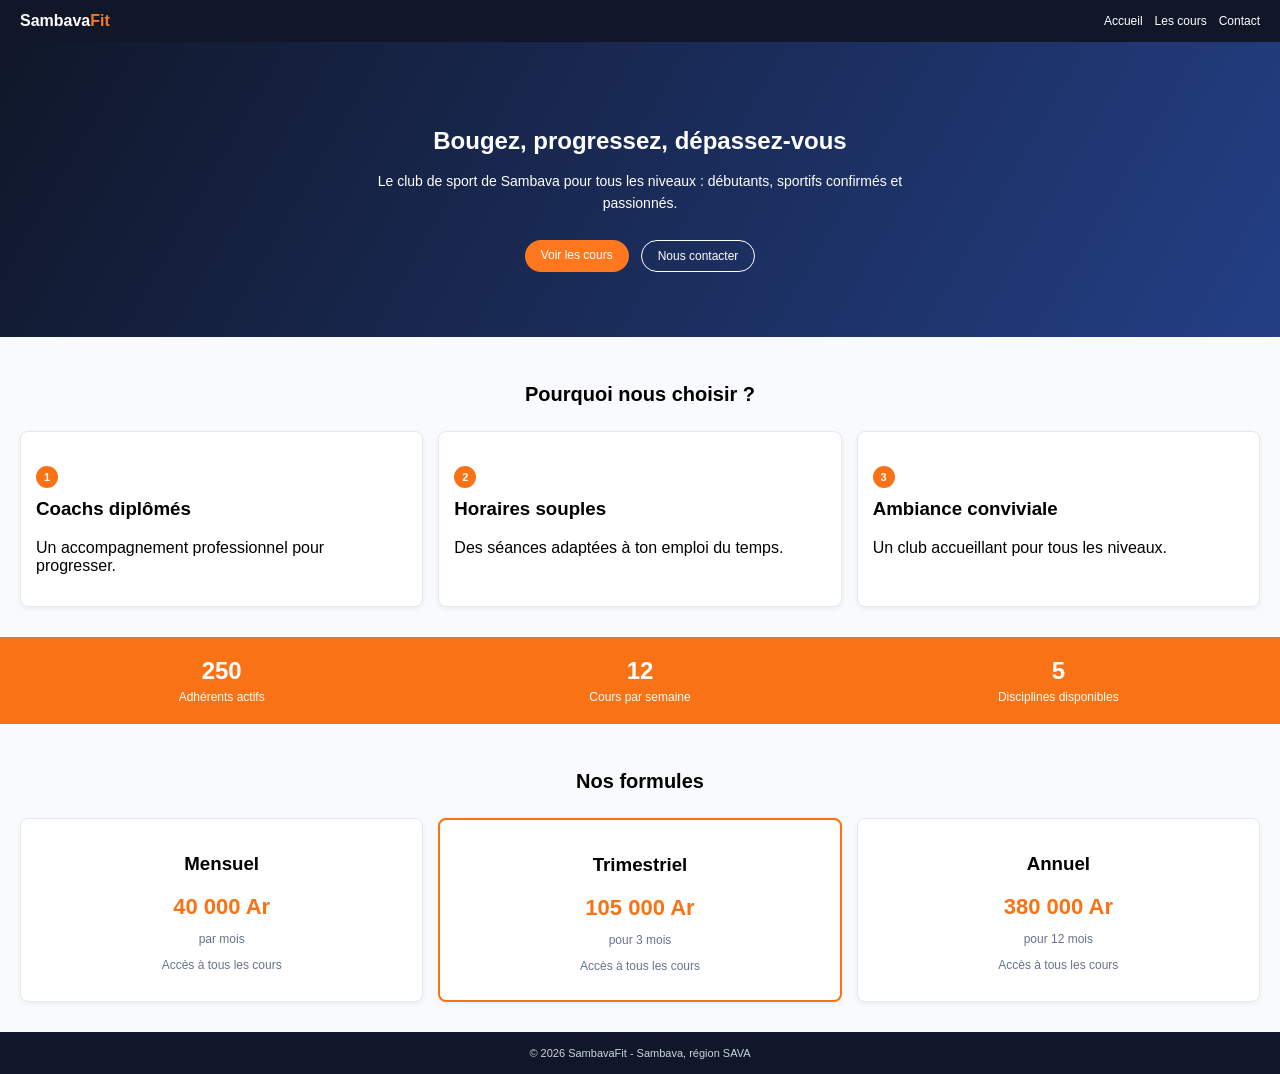
<file: index.html>
<!DOCTYPE html>
<html lang="fr">
<head>
    <meta charset="UTF-8">
    <meta name="viewport" content="width=device-width, initial-scale=1.0">
    <title>SambavaFit - Accueil</title>
    <link rel="stylesheet" href="style.css">
</head>
<body>
    
<header class="navbar">
    <a href="index.html" class="logo">
        Sambava<span>Fit</span>
    </a>

    <nav>
        <a href="index.html">Accueil</a>
        <a href="cours.html">Les cours</a>
        <a href="contact.html">Contact</a>
    </nav>
</header>
<section class="hero">
    <h1>Bougez, progressez, dépassez-vous</h1>
    <p>
        Le club de sport de Sambava pour tous les niveaux : débutants, sportifs confirmés et passionnés.

    </p>
 <div class="hero-buttons">
        <a href="cours.html" class="btn btn-primary">Voir les cours</a>
        <a href="contact.html" class="btn btn-secondary">Nous contacter</a>
</div>    
</section>

<section class="avantages">
    <h2>Pourquoi nous choisir ?</h2>

    <div class="grid-3">
        <article class="carte">
            <h3>Coachs diplômés</h3>
            <p>Un accompagnement professionnel pour progresser.</p>
        </article>

         <article class="carte">
            <h3>Horaires souples</h3>
            <p>Des séances adaptées à ton emploi du temps.</p>
        </article>

        <article class="carte">
            <h3>Ambiance conviviale</h3>
            <p>Un club accueillant pour tous les niveaux.</p>
        </article>
    </div>
</section>


<section class="statistiques">
    <div class="stat">
        <h2>250</h2>
        <p>Adhérents actifs</p>
    </div>

    <div class="stat">
        <h2>12</h2>
        <p>Cours par semaine</p>
    </div>

    <div class="stat">
        <h2>5</h2>
        <p>Disciplines disponibles</p>
    </div>
</section>


<section class="formules">
    <h2>Nos formules</h2>

    <div class="grid-3">
        <article class="carte tarif">
            <h3>Mensuel</h3>
            <h2>40 000 Ar</h2>
            <p>par mois</p>
            <p>Accès à tous les cours</p>
        </article>

        <article class="carte tarif populaire">
            <h3>Trimestriel</h3>
            <h2>105 000 Ar</h2>
            <p>pour 3 mois</p>
            <p>Accès à tous les cours</p>
        </article>

        <article class="carte tarif">
            <h3>Annuel</h3>
            <h2>380 000 Ar</h2>
            <p>pour 12 mois</p>
            <p>Accès à tous les cours</p>
        </article>
    </div>
</section>
</body>

<footer class="footer">
    <p>© 2026 SambavaFit - Sambava, région SAVA</p>
</footer>
</html>
</file>
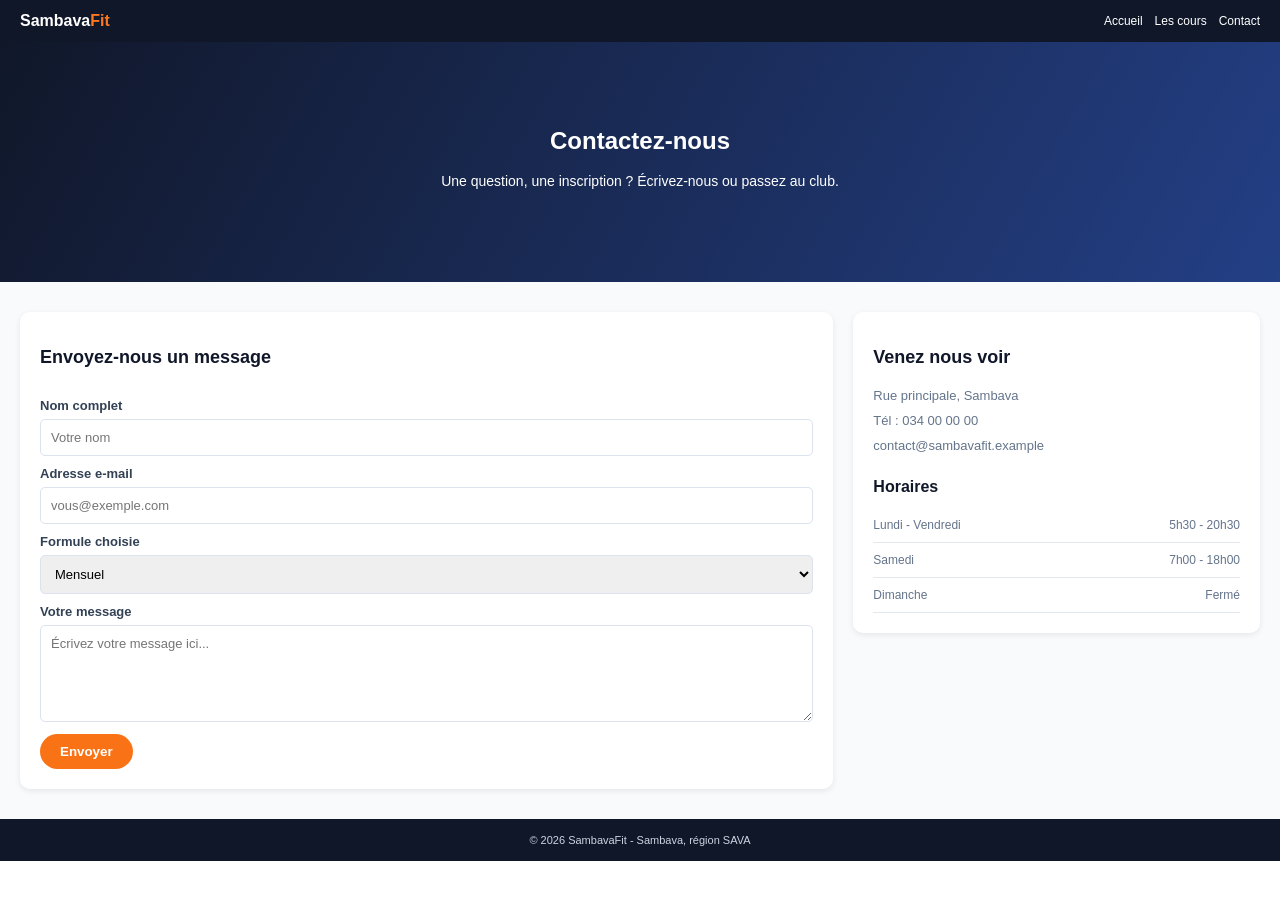
<file: contact.html>
<!DOCTYPE html>
<html lang="fr">
<head>
    <meta charset="UTF-8">
    <meta name="viewport" content="width=device-width, initial-scale=1.0">
    <title>SambavaFit - Contact</title>
    <link rel="stylesheet" href="style.css">
</head>
<body>

    <header class="navbar">
        <a href="index.html" class="logo">
            Sambava<span>Fit</span>
        </a>

        <nav>
            <a href="index.html">Accueil</a>
            <a href="cours.html">Les cours</a>
            <a href="contact.html">Contact</a>
        </nav>
    </header>

    <section class="hero">
        <h1>Contactez-nous</h1>
        <p>Une question, une inscription ? Écrivez-nous ou passez au club.</p>
    </section>

    <main class="contact-container">

        <section class="formulaire-contact">
            <h2>Envoyez-nous un message</h2>

            <form action="#" method="post">

                <label for="nom">Nom complet</label>
                <input type="text" id="nom" name="nom"
                       placeholder="Votre nom" required>

                <label for="email">Adresse e-mail</label>
                <input type="email" id="email" name="email"
                       placeholder="vous@exemple.com" required>

                <label for="formule">Formule choisie</label>
                <select id="formule" name="formule">
                    <option>Mensuel</option>
                    <option>Trimestriel</option>
                    <option>Annuel</option>
                </select>

                <label for="message">Votre message</label>
                <textarea id="message" name="message"
                          placeholder="Écrivez votre message ici..."
                          rows="5" required></textarea>

                <button type="submit">Envoyer</button>

            </form>
        </section>

        <aside class="informations-contact">
            <h2>Venez nous voir</h2>
            <p>Rue principale, Sambava</p>
            <p>Tél : 034 00 00 00</p>
            <p>contact@sambavafit.example</p>

            <h3>Horaires</h3>
            <div class="horaire">
                <span>Lundi - Vendredi</span>
                <span>5h30 - 20h30</span>
            </div>
            <div class="horaire">
                <span>Samedi</span>
                <span>7h00 - 18h00</span>
            </div>
            <div class="horaire">
                <span>Dimanche</span>
                <span>Fermé</span>
            </div>
        </aside>

    </main>

    <footer class="footer">
        <p>&copy; 2026 SambavaFit - Sambava, région SAVA</p>
    </footer>
</body>
</html>
</file>
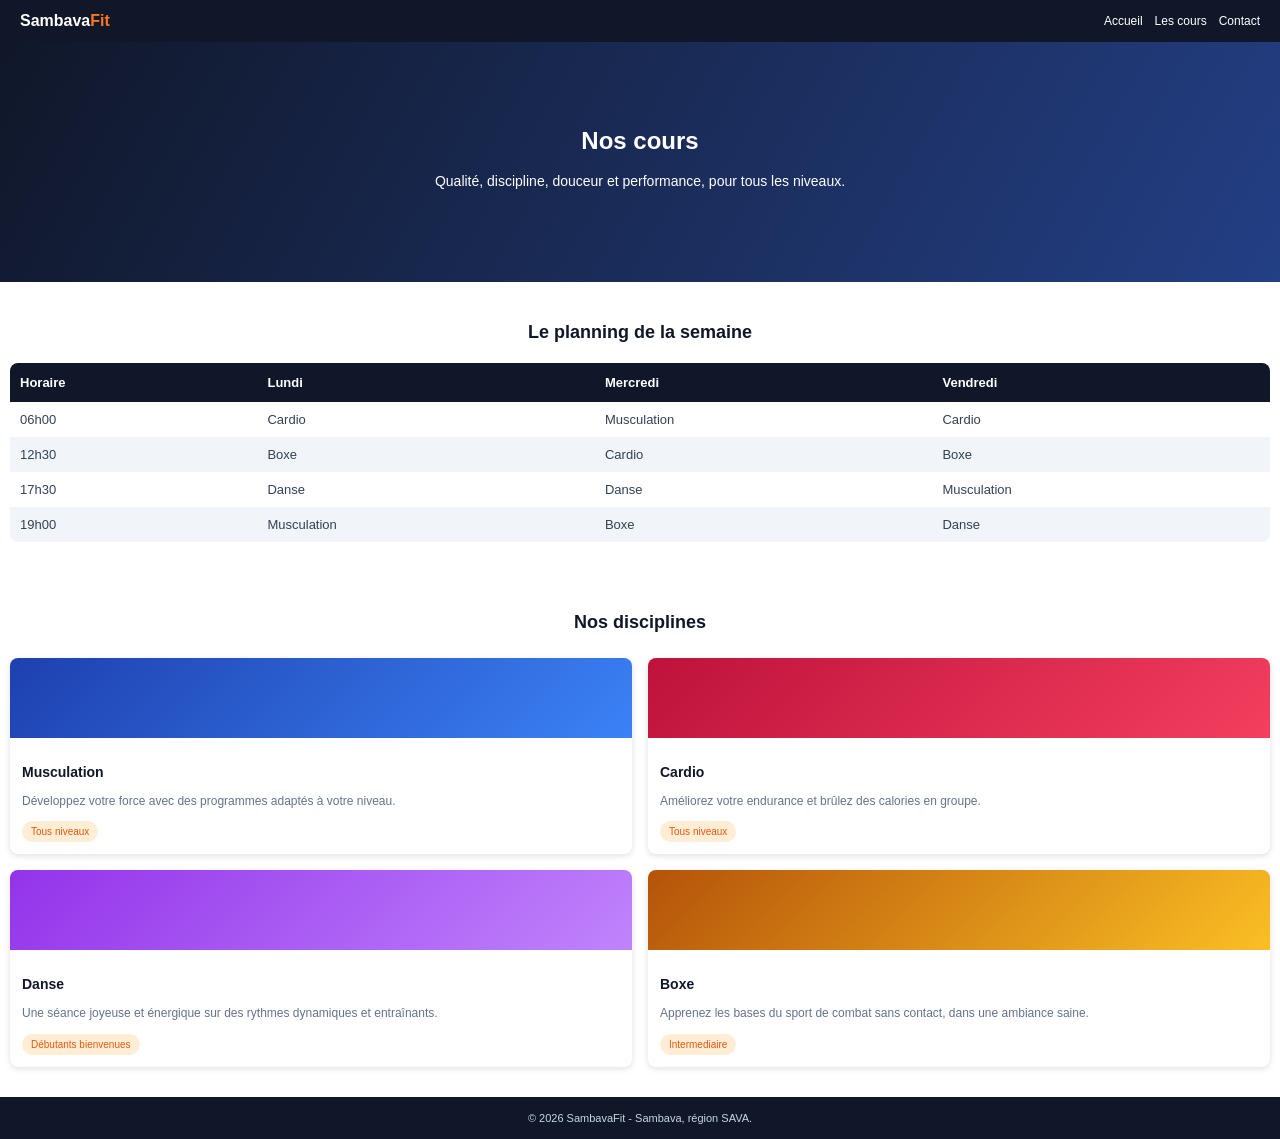
<file: cours.html>
<!DOCTYPE html>
<html lang="fr">
<head>
    <meta charset="UTF-8">
    <meta name="viewport" content="width=device-width, initial-scal=1.0">
    <title>SambavaFit - Les cours</title>
    <link rel="stylesheet" href="style.css">
</head>
<body>
    <header class="navbar">
        <a href="index.html" class="logo">
            Sambava<span>Fit</span>
        </a>
        <nav>
            <a href="index.html">Accueil</a>
            <a href="cours.html">Les cours</a>
            <a href="contact.html">Contact</a>
        </nav>
    </header>
    <section class="hero">
        <h1>Nos cours</h1>
        <p>
             Qualité, discipline, douceur et performance,
        pour tous les niveaux.
        </p>
    </section>
    
    <section class="planning">
        <h2>Le planning de la semaine</h2>

        <table>
            <thead>
                <tr>
                    <th>Horaire</th>
                    <th>Lundi</th>
                    <th>Mercredi</th>
                    <th>Vendredi</th>
                </tr>
            </thead>

            <tbody>
                <tr>
                    <td>06h00</td>
                    <td>Cardio</td>
                    <td>Musculation</td>
                    <td>Cardio</td>
                </tr>
                <tr>
                    <td>12h30</td>
                    <td>Boxe</td>
                    <td>Cardio</td>
                    <td>Boxe</td>
                </tr>
                <tr>
                    <td>17h30</td>
                    <td>Danse</td>
                    <td>Danse</td>
                    <td>Musculation</td>
                </tr>
                <tr>
                    <td>19h00</td>
                    <td>Musculation</td>
                    <td>Boxe</td>
                    <td>Danse</td>
                </tr>
            </tbody>
        </table>
    </section>
    
    <section class="disciplines">
        <h2>Nos disciplines</h2>

        <div class="grille-disciplines">

            <div class="carte-discipline">
                <div class="bandeau musculation"></div>
                <div class="contenu-carte">
                    <h3>Musculation</h3>
                    <p>Développez votre force avec des programmes adaptés à votre niveau.</p>
                    <a href="contact.html">Tous niveaux</a>
                </div>
            </div>

            <div class="carte-discipline">
                <div class="bandeau cardio"></div>
                <div class="contenu-carte">
                    <h3>Cardio</h3>
                    <p>Améliorez votre endurance et brûlez des calories en groupe.</p>
                    <a href="contact.html">Tous niveaux</a>
                </div>
            </div>

            <div class="carte-discipline">
                <div class="bandeau danse"></div>
                <div class="contenu-carte">
                    <h3>Danse</h3>
                    <p>Une séance joyeuse et énergique sur des rythmes dynamiques et entraînants.</p>
                    <a href="contact.html">Débutants bienvenues</a>
                </div>
            </div>

            <div class="carte-discipline">
                <div class="bandeau boxe"></div>
                <div class="contenu-carte">
                    <h3>Boxe</h3>
                    <p>Apprenez les bases du sport de combat sans contact, dans une ambiance saine.</p>
                    <a href="contact.html">Intermediaire</a>
                </div>
            </div>

        </div>
    </section>
    
    <footer class="footer">
        <p>&copy; 2026 SambavaFit - Sambava, région SAVA.</p>
    </footer>
</body>
</html>
</file>
<file: style.css>
body {
    margin: 0;
    font-family: Arial, sans-serif;
}

.navbar {
    background-color: #101729;
    color: white;
    padding: 15px;
}

.hero {
    background: linear-gradient(120deg, #101729, #233f85);
    color: white;
    text-align: center;
    padding: 40px 20px;
}

.hero h1 {
    font-size: 32px;
}

/* Barre de navigation */

.navbar {
    display: flex;
    justify-content: space-between;
    align-items: center;
    background-color: #101729;
    padding: 12px 20px;
}

.navbar nav {
    display: flex;
    align-items: center;
    gap: 12px;
}

.navbar nav a {
    color: white;
    text-decoration: none;
    font-size: 12px;
}

/* Navigation sur téléphone */
@media (max-width: 480px) {
    .navbar {
        flex-direction: column;
        justify-content: center;
        align-items: center;
        gap: 10px;
        padding: 12px 10px;
    }

    .navbar nav {
        flex-direction: row;
        justify-content: center;
        align-items: center;
        flex-wrap: nowrap;
        gap: 15px;
    }

    .navbar nav a {
        font-size: 12px;
    }
}

/* Logo */
.logo {
    color: white;
    text-decoration: none;
    font-size: 16px;
    font-weight: bold;
}

.logo span {
    color: #ff781f;
}

/* Grande bannière d'accueil */
.hero {
    background: linear-gradient(120deg, #101729, #233f85);
    color: white;
    text-align: center;
    padding: 65px 20px;
}

.hero h1 {
    font-size: 24px;
    margin-bottom: 15px;
}

.hero p {
    font-size: 14px;
    line-height: 1.6;
    max-width: 600px;
    margin: 0 auto 25px;
}

/* Groupe des boutons */
.hero-buttons {
    display: flex;
    justify-content: center;
    gap: 12px;
    flex-wrap: wrap;
}

/* Style commun des boutons */
.btn {
    display: inline-block;
    padding: 8px 16px;
    border-radius: 20px;
    text-decoration: none;
    font-size: 12px;
}

/* Bouton orange */
.btn-primary {
    background-color: #ff781f;
    color: white;
}

/* Bouton avec contour */
.btn-secondary {
    background-color: transparent;
    border: 1px solid white;
    color: white;
}

/* Section des avantages */
.avantages {
    background-color: #f8fafc;
    padding: 30px 20px;
}

.avantages h2 {
    text-align: center;
    font-size: 20px;
    margin-bottom: 25px;
}

/* Trois colonnes */
.grid-3 {
    display: grid;
    grid-template-columns: repeat(3, 1fr);
    gap: 15px;
}

/* Apparence des cartes */
.carte {
    background-color: white;
    padding: 15px;
    border: 1px solid #e2e8f0;
    border-radius: 8px;
    box-shadow: 0 2px 5px rgba(0, 0, 0, 0.05);
}

/* Bande des statistiques */
.statistiques {
    display: grid;
    grid-template-columns: repeat(3, 1fr);
    gap: 15px;
    background-color: #f97316;
    color: white;
    padding: 20px;
    text-align: center;
}

.stat h2 {
    font-size: 24px;
    margin: 0 0 5px;
}

.stat p {
    font-size: 12px;
    margin: 0;
}

/* Section des formules */
.formules {
    background-color: #f8fafc;
    padding: 30px 20px;
}

.formules > h2 {
    text-align: center;
    font-size: 20px;
    margin-bottom: 25px;
}

/* Cartes de tarifs */
.tarif {
    text-align: center;
}

.tarif h2 {
    color: #f97316;
    font-size: 22px;
    margin: 12px 0 5px;
}

.tarif p {
    font-size: 12px;
    color: #64748b;
}

/* Formule mise en évidence */
.populaire {
    border: 2px solid #f97316;
}

/* Pied de page */
.footer {
    background-color: #101729;
    color: white;
    text-align: center;
    padding: 15px;
    font-size: 12px;
}

.footer p {
    margin: 0;
}

/* Numéros sur les cartes */
.avantages .carte {
    position: relative;
}

.avantages .carte h3::before {
    display: flex;
    align-items: center;
    justify-content: center;
    width: 22px;
    height: 22px;
    margin-bottom: 10px;
    background-color: #f97316;
    color: white;
    border-radius: 50%;
    font-size: 11px;
    font-weight: bold;
}

.avantages .carte:nth-child(1) h3::before {
    content: "1";
}

.avantages .carte:nth-child(2) h3::before {
    content: "2";
}

.avantages .carte:nth-child(3) h3::before {
    content: "3";
}

/* Section planning de la semaine */
.planning {
    padding: 25px 10px;
    background-color: #ffffff;
}

.planning h2 {
    text-align: center;
    font-size: 18px;
    color: #101729;
    margin-bottom: 20px;
}

.planning table {
    width: 100%;
    border-collapse: collapse;
    background-color: #ffffff;
    border-radius: 8px;
    overflow: hidden;
    font-size: 13px;
}

/* En-tête du tableau */
.planning thead {
    background-color: #101729;
    color: #ffffff;
}

.planning th {
    padding: 12px 10px;
    text-align: left;
}

/* Cellules du tableau */
.planning td {
    padding: 10px;
    color: #334155;
}

/* Couleur alternée des lignes */
.planning tbody tr:nth-child(even) {
    background-color: #f1f5f9;
}

.planning tbody tr:nth-child(odd) {
    background-color: #ffffff;
}

/* Section Nos disciplines */
.disciplines {
    padding: 30px 10px;
    background-color: #ffffff;
}

.disciplines h2 {
    text-align: center;
    font-size: 18px;
    color: #101729;
    margin-bottom: 25px;
}

/* Grille des quatre cartes */
.grille-disciplines {
    display: grid;
    grid-template-columns: repeat(2, 1fr);
    gap: 16px;
}

/* Apparence de chaque carte */
.carte-discipline {
    background-color: #ffffff;
    border-radius: 8px;
    overflow: hidden;
    box-shadow: 0 2px 6px rgba(0, 0, 0, 0.12);
}

/* Bandeaux colorés */
.bandeau {
    height: 80px;
}

.musculation {
    background: linear-gradient(135deg, #1e40af, #3b82f6);
}

.cardio {
    background: linear-gradient(135deg, #be123c, #f43f5e);
}

.danse {
    background: linear-gradient(135deg, #9333ea, #c084fc);
}

.boxe {
    background: linear-gradient(135deg, #b45309, #fbbf24);
}

/* Texte à l'intérieur des cartes */
.contenu-carte {
    padding: 12px;
}

.contenu-carte h3 {
    font-size: 14px;
    color: #101729;
    margin-bottom: 8px;
}

.contenu-carte p {
    font-size: 12px;
    color: #64748b;
    line-height: 1.6;
    margin-bottom: 10px;
}

/* Liens des cartes */
.contenu-carte a {
    display: inline-block;
    background-color: #ffedd5;
    color: #ea580c;
    text-decoration: none;
    font-size: 10px;
    padding: 5px 9px;
    border-radius: 12px;
}
@media (max-width: 480px) {
    .grille-disciplines {
        grid-template-columns: 1fr;
    }
}

/* Page Contact */
.contact-container {
    display: grid;
    grid-template-columns: 2fr 1fr;
    gap: 20px;
    padding: 30px 20px;
    background-color: #f8fafc;
    align-items: start;
}

.formulaire-contact,
.informations-contact {
    background-color: #ffffff;
    padding: 20px;
    border-radius: 10px;
    box-shadow: 0 2px 6px rgba(0, 0, 0, 0.08);
}

.formulaire-contact h2,
.informations-contact h2 {
    font-size: 18px;
    color: #101729;
    margin-bottom: 20px;
}

.formulaire-contact form {
    display: flex;
    flex-direction: column;
}

.formulaire-contact label {
    font-size: 13px;
    font-weight: bold;
    margin: 10px 0 6px;
    color: #334155;
}

.formulaire-contact input,
.formulaire-contact select,
.formulaire-contact textarea {
    width: 100%;
    box-sizing: border-box;
    padding: 10px;
    border: 1px solid #dbe3ef;
    border-radius: 5px;
    font-family: inherit;
    font-size: 13px;
}

.formulaire-contact textarea {
    resize: vertical;
}

.formulaire-contact button {
    align-self: flex-start;
    margin-top: 12px;
    padding: 10px 20px;
    border: none;
    border-radius: 20px;
    background-color: #f97316;
    color: #ffffff;
    font-weight: bold;
    cursor: pointer;
}

.informations-contact p {
    color: #64748b;
    font-size: 13px;
    margin: 10px 0;
}

.informations-contact h3 {
    color: #101729;
    font-size: 16px;
    margin-top: 25px;
    margin-bottom: 12px;
}

.horaire {
    display: flex;
    justify-content: space-between;
    gap: 10px;
    padding: 10px 0;
    border-bottom: 1px solid #e2e8f0;
    font-size: 12px;
    color: #64748b;
}

.footer {
    background-color: #101729;
    color: #cbd5e1;
    text-align: center;
    padding: 15px 10px;
    font-size: 11px;
}


/* Adaptation aux petits écrans */
@media (max-width: 600px) {
    body {
        margin: 0;
        width: 100%;
    }

    /* Navigation */
    .navbar {
        display: flex;
        flex-direction: column;
        justify-content: center;
        align-items: center;
        gap: 10px;
        padding: 12px 10px;
        box-sizing: border-box;
    }

    .navbar nav {
        display: flex;
        flex-direction: row;
        justify-content: center;
        align-items: center;
        flex-wrap: nowrap;
        gap: 15px;
        max-width: 100%;
    }

    .navbar nav a {
        font-size: 12px;
        white-space: nowrap;
    }

    /* Bannière d'accueil */
    .hero {
        padding: 35px 12px;
        box-sizing: border-box;
    }

    .hero h1 {
        font-size: 22px;
        line-height: 1.4;
    }

    .hero p {
        font-size: 13px;
        line-height: 1.6;
    }

    /* Boutons */
    .hero-buttons {
        flex-direction: column;
        align-items: center;
        gap: 10px;
    }

    /* Cartes des avantages */
    .grid-3 {
        grid-template-columns: 1fr;
        gap: 15px;
    }

    /* Statistiques */
    .statistiques {
        grid-template-columns: 1fr;
        gap: 20px;
    }

    /* Cartes des disciplines */
    .grille-disciplines {
        grid-template-columns: 1fr;
    }

    /* Formules */
    .formules {
        padding: 25px 12px;
    }

    /* Page Contact */
    .contact-container {
        grid-template-columns: 1fr;
        gap: 15px;
        padding: 20px 12px;
        box-sizing: border-box;
    }

    .formulaire-contact,
    .informations-contact {
        min-width: 0;
        box-sizing: border-box;
    }

    /* Tableau du planning */
    .planning {
        padding: 20px 8px;
    }

    .planning table {
        font-size: 11px;
    }

    .planning th,
    .planning td {
        padding: 8px 5px;
    }
}
</file>
